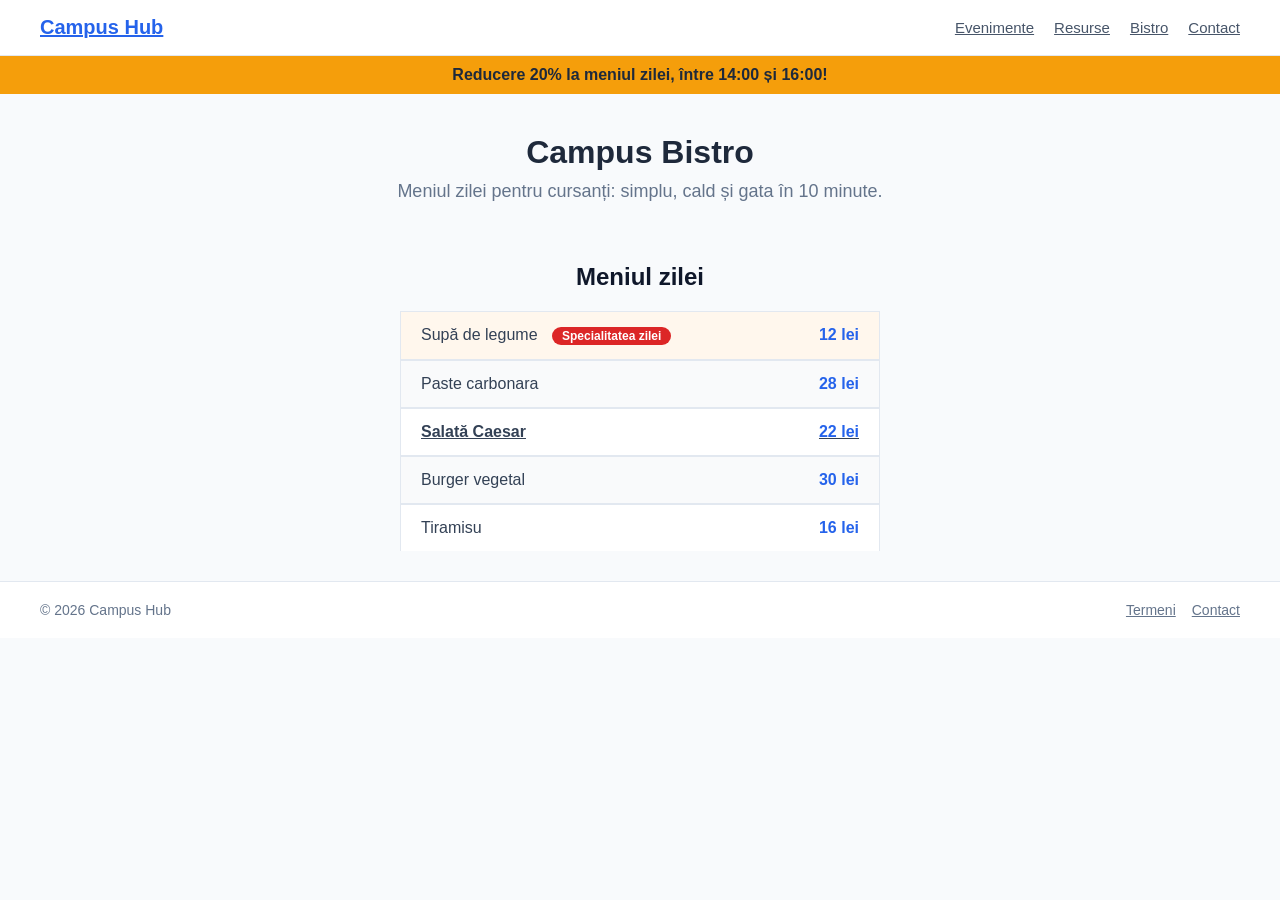
<file: bistro/bistro.html>
<!doctype html>
<html lang="ro">
  <head>
    <meta charset="UTF-8" />
    <meta name="viewport" content="width=device-width, initial-scale=1.0" />
    <title>Campus Bistro</title>

    <link rel="stylesheet" href="../style.css" />
    <link rel="stylesheet" href="bistro.css" />
    <link rel="stylesheet" href="../variabile.css" />
  </head>

  <body>
    <header class="header">
      <a class="logo" href="../index.html">Campus Hub</a>

      <nav class="nav-list">
        <a href="../index.html">Evenimente</a>
        <a href="../index.html">Resurse</a>
        <a href="bistro.html">Bistro</a>
        <a href="#">Contact</a>
      </nav>
    </header>

    <!-- Exercițiul 8: decomentează bannerul de reducere -->
    <div class="announcement-banner">
      Reducere 20% la meniul zilei, între 14:00 și 16:00!
    </div>

    <section class="bistro-section">
      <h1 class="bistro-title">Campus Bistro</h1>

      <p class="bistro-subtitle">
        Meniul zilei pentru cursanți: simplu, cald și gata în 10 minute.
      </p>

      <hr class="separator" />

      <h2>Meniul zilei</h2>

      <ul class="menu-list">
        <li class="menu-item">
          <span>
            Supă de legume
            <!-- Exercițiul 7: decomentează insigna -->
            <span class="item-badge">Specialitatea zilei</span>
          </span>
          <span class="price">12 lei</span>
        </li>
        <li class="menu-item">
          <span>Paste carbonara</span>
          <span class="price">28 lei</span>
        </li>
        <li class="menu-item">
          <span>Salată Caesar</span>
          <span class="price">22 lei</span>
        </li>
        <li class="menu-item">
          <span>Burger vegetal</span>
          <span class="price">30 lei</span>
        </li>
        <li class="menu-item">
          <span>Tiramisu</span>
          <span class="price">16 lei</span>
        </li>
      </ul>
    </section>

    <footer class="footer">
      <span>© 2026 Campus Hub</span>

      <nav class="footer-links">
        <a href="#">Termeni</a>
        <a href="#">Contact</a>
      </nav>
    </footer>
  </body>
</html>
</file>
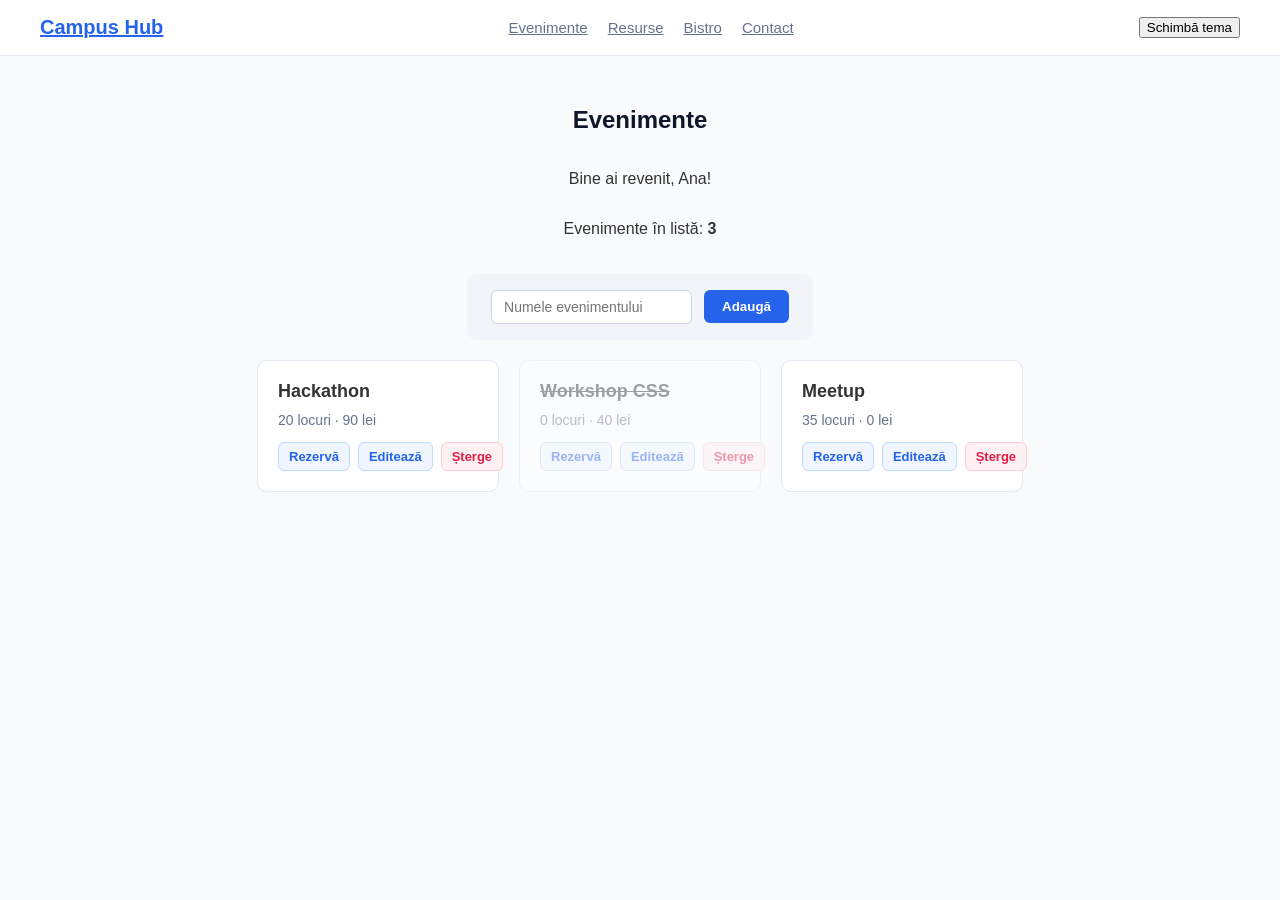
<file: evenimente/evenimente.html>
<!doctype html>
<html lang="ro">
  <head>
    <meta charset="UTF-8" />
    <meta name="viewport" content="width=device-width, initial-scale=1.0" />
    <title>Campus Hub · Evenimente</title>

    <link rel="stylesheet" href="../style.css" />
    <link rel="stylesheet" href="evenimente.css" />
    <script defer src="../js/sesiunea-19.js"></script>
  </head>

  <body>
    <header class="header">
      <a class="logo" href="../index.html">Campus Hub</a>

      <nav class="nav-list">
        <a href="evenimente.html">Evenimente</a>
        <a href="../index.html">Resurse</a>
        <a href="../bistro/bistro.html">Bistro</a>
        <a href="#">Contact</a>
      </nav>
      <button id="buton-tema" type="button">Schimbă tema</button>
    </header>

    <section class="evenimente">
      <h2 id="titlu">Evenimente</h2>

      <p id="descriere">Ce se întâmplă în Campus Hub luna aceasta.</p>

      <p>Evenimente în listă: <strong id="contor">3</strong></p>

      <!-- Sesiunea 18: câmpul și butonul de adăugare. Acum doar stau aici; în sesiunea 18 le legăm cu click. -->
      <div class="signup-form">
        <input
          class="form-input"
          id="input-eveniment"
          type="text"
          placeholder="Numele evenimentului"
        />
        <button class="btn-submit" id="buton-adauga" type="button">
          Adaugă
        </button>
      </div>

      <!-- Sesiunea 18: fiecare card primește la bază două butoane. Stilurile lor sunt deja în evenimente.css.
      <div class="card-actions">
        <button class="btn-edit" type="button">Editează</button>
        <button class="btn-delete" type="button">Șterge</button>
      </div>
    -->

      <div class="card-container" id="lista-evenimente">
        <!-- <div class="card">
          <h3>Hackathon</h3>
          <p>20 locuri · 90 lei</p>
        </div>

        <div class="card">
          <h3>Workshop CSS</h3>
          <p>0 locuri · 40 lei</p>
        </div>

        <div class="card">
          <h3>Meetup</h3>
          <p>35 locuri · 0 lei</p>
        </div>-->
      </div>
    </section>
  </body>
</html>
</file>
<file: style.css>
/* Stiluri Generale */
body {
  font-family: "Segoe UI", Tahoma, Geneva, Verdana, sans-serif;
  color: #333333;
  background-color: #f8fafc;
  margin: 0;
  padding: 0;
}

/* Header & Navigare */
.header {
  display: flex;
  justify-content: space-between;
  align-items: center;
  background-color: #ffffff;
  padding: 16px 40px;
  border-bottom: 1px solid #e2e8f0;

  position: sticky;
  top: 0;
  z-index: 10;
}

.logo {
  font-size: 20px;
  font-weight: 700;
  color: #2563eb;
}

.nav-list {
  display: flex;
  gap: 20px;
  align-items: center;
}

.nav-list a {
  color: #475569;
  font-size: 15px;
  font-weight: 500;
}

a {
  color: #2563eb;
}

/* Secțiuni și Separatore */
section {
  padding: 30px 40px;
  display: flex;
  flex-direction: column;
  align-items: center;
}

.separator {
  border: 0;
  border-top: 1px solid #e2e8f0;
  margin: 20px 40px;
}

/* Secțiunea Hero / Principală */
.hero-section {
  background-color: #ffffff;
  border-bottom: 1px solid #e2e8f0;
}

.hero-title {
  font-size: 2rem;
  font-weight: 700;
  color: #1e293b;
  margin: 10px 0;
}

/* Diferența dintre pseudo-clasă și pseudo-element:
   - pseudo-clasa (:hover) stilizează elementul existent într-o anumită stare
     (ex. când mouse-ul este deasupra lui);
   - pseudo-elementul (::after) creează o parte nouă, virtuală, a elementului
     (ex. un emoji adăugat după text, care nu există în HTML). */

/* Pseudo-clasă: la hover se schimbă culoarea */
.hero-title:hover {
  color: #2563eb;
}

/* Pseudo-element: emoji după titlu */
.hero-title::after {
  content: " 🎓";
}

.hero-subtitle {
  font-size: 1.125rem;
  text-align: center;
  font-weight: 400;
  color: #64748b;
  margin: 0 0 20px 0;
}

.hero-img {
  width: 250px;
  max-width: 100%;
  border-radius: 12px;
  margin: 15px 0;

  top: 100px;
}

.btn-link {
  display: flex;
  align-items: center;
  justify-content: center;
  background-color: #eff6ff;
  color: #2563eb;
  padding: 10px 20px;
  border-radius: 8px;
  font-weight: 600;
  margin: 15px 0;
}

/* Liste de informații */
.info-list {
  display: flex;
  gap: 25px;
  padding: 0;
  margin: 20px 0;
}

.info-list li {
  display: flex;
  align-items: center;
  gap: 8px;
  color: #475569;
  font-weight: 500;
}

/* Formular înscriere */
.signup-form {
  display: flex;
  align-items: center;
  gap: 12px;
  background-color: #f1f5f9;
  padding: 16px 24px;
  border-radius: 10px;
  margin: 20px 0;
}

.form-label {
  display: flex;
  align-items: center;
  gap: 10px;
  font-weight: 600;
  color: #334155;
}

.form-input {
  padding: 8px 12px;
  border: 1px solid #cbd5e1;
  border-radius: 6px;
  font-size: 14px;
}

.btn-submit {
  display: flex;
  align-items: center;
  gap: 8px;
  background-color: #2563eb;
  color: #ffffff;
  border: none;
  padding: 9px 18px;
  border-radius: 6px;
  font-weight: 600;
}

/* Tabel */
.schedule-table {
  border-collapse: collapse;
  margin: 20px 0;
  width: 100%;
  max-width: 300px;
  background-color: #ffffff;
  border: 1px solid #e2e8f0;
  border-radius: 8px;
}

.schedule-table th {
  background-color: #f8fafc;
  color: #475569;
  font-weight: 600;
  padding: 12px;
  border-bottom: 1px solid #e2e8f0;
}

.schedule-table td {
  padding: 12px;
  color: #334155;
  border-bottom: 1px solid #f1f5f9;
}

/* Carduri Evenimente */
.evenimente h2,
.resources-section h2 {
  font-size: 24px;
  color: #0f172a;
  margin-bottom: 20px;
}

.card-container {
  display: flex;
  gap: 20px;
  justify-content: center;
  position: relative;
}

.card {
  background-color: #ffffff;
  border: 1px solid #e2e8f0;
  border-radius: 10px;
  padding: 20px;
  width: 200px;
  display: flex;
  flex-direction: column;
  gap: 10px;
  position: relative;
}

/* Tema sesiunii 7: transition pe .card (nu pe :hover), ca să meargă și la întoarcere */
.card {
  transition:
    box-shadow 0.3s ease,
    top 0.3s ease;
}

.card:hover {
  position: relative;
  top: -14px;
  box-shadow: 0 10px 24px blue;
}

#card-active {
  background-color: #1ef23a;
  right: 14px;
  z-index: 3;
}

.card-nou {
  color: white;
  padding: 2px 4px;
  border-radius: 5px;
  background-color: #fc397d;

  position: absolute;
  right: -5px;
  z-index: 2;
  /* top: -5; */
}

/* .card */

.card h3 {
  margin: 0;
  font-size: 18px;
  color: #1e293b;
  display: flex;
  align-items: center;
  gap: 8px;
}

.card p {
  margin: 0;
  color: #64748b;
  font-size: 14px;
}

.data {
  color: #2563eb;
  font-weight: 700;
}

/* Secțiunea Resurse */
.resource-description {
  color: #475569;
  max-width: 600px;
  margin-bottom: 15px;
}

code {
  background-color: #e2e8f0;
  padding: 2px 6px;
  border-radius: 4px;
  font-size: 14px;
}

.resources-list {
  display: flex;
  flex-direction: column;
  gap: 10px;
  margin-bottom: 25px;
}

.resources-list li {
  color: #334155;
}

.video-embed {
  width: 100%;
  max-width: 560px;
  height: auto;
  aspect-ratio: 16 / 9;
  border-radius: 12px;
  border: 1px solid #e2e8f0;
}

/* Footer */
.footer {
  display: flex;
  justify-content: space-between;
  align-items: center;
  background-color: #ffffff;
  padding: 20px 40px;
  border-top: 1px solid #e2e8f0;
  color: #64748b;
  font-size: 14px;
}

.footer-links {
  display: flex;
  gap: 16px;
}

.footer-links a {
  color: #64748b;
  font-weight: 500;
}

.chat-wid {
  position: fixed;
  right: 50px;
  bottom: 50px;
}

/* min-width =  */
/* width = doar daca ecranul === width */
/* max-width = de la 0 pana la max */

@media (max-width: 768px) {
  .header {
    padding: 12px 20px;
  }

  .nav-list {
    gap: 12px;
  }

  section {
    padding: 24px 20px;
  }

  .hero-title {
    font-size: 1.5rem;
    text-align: center;
  }

  .info-list {
    flex-direction: column;
    align-items: flex-start;
    gap: 12px;
  }

  .signup-form {
    flex-direction: column;
    align-items: stretch;
  }

  .form-label {
    flex-direction: column;
    align-items: flex-start;
  }

  .form-input,
  .btn-submit {
    box-sizing: border-box;
    width: 100%;
  }

  .btn-submit {
    justify-content: center;
  }

  .card-container {
    flex-direction: column;
    width: 100%;
  }

  .card {
    width: 100%;
    box-sizing: border-box;
  }

  .footer {
    flex-direction: column;
    gap: 12px;
  }

  .chat-wid {
    right: 20px;
    bottom: 20px;
  }
}

/* ==========================================================================
   Tema sesiunii 7: Campus Hub prinde viață
   ========================================================================== */

/* Rânduri alternate în agenda evenimentului */
.schedule-table tbody tr:nth-child(even) {
  background-color: #f8fafc;
}

/* Badge-ul „Nou” pulsează (doar cel din card, nu și butonul de chat) */
@keyframes pulse {
  0% {
    opacity: 1;
  }
  50% {
    opacity: 0.4;
  }
  100% {
    opacity: 1;
  }
}

.card .card-nou {
  animation: pulse 1.5s ease infinite;
}
</file>
<file: bistro/bistro.css>
/* Campus Bistro — stilurile paginii (restul vine din style.css) */
.bistro-section h2 {
  font-size: 24px;
  color: #0f172a;
  margin-bottom: 20px;
}

.bistro-title {
  font-size: 2rem;
  font-weight: 700;
  color: #1e293b;
  margin: 10px 0;
}

.bistro-subtitle {
  font-size: 1.125rem;
  color: #64748b;
  text-align: center;
  margin: 0;
}

.menu-list {
  list-style: none;
  padding: 0;
  margin: 0;
  width: 100%;
  max-width: 480px;
}

.menu-item {
  display: flex;
  justify-content: space-between;
  align-items: center;
  gap: 16px;
  background-color: #ffffff;
  border: 1px solid #e2e8f0;
  padding: 14px 20px;
  color: #334155;
}

.price {
  color: #2563eb;
  font-weight: 700;
}

/* Hover pe rânduri (specificitate mai mare, ca să meargă și peste :nth-child) */
.menu-list .menu-item:hover {
  background-color: #eff6ff;
}

/* Insigna din Exercițiul 7 */
.item-badge {
  display: inline-block;
  margin-left: 10px;
  padding: 2px 10px;
  border-radius: 999px;
  background-color: #dc2626;
  color: #ffffff;
  font-size: 12px;
  font-weight: 700;
}

/* Bannerul din Exercițiul 8 */
.announcement-banner {
  background-color: #f59e0b;
  color: #1e293b;
  text-align: center;
  font-weight: 700;
  padding: 10px 20px;
}

/* ==========================================================================
   EXERCIȚIILE DE AZI. Scrii codul sub fiecare titlu, în acest fișier.
   ========================================================================== */

/* ===== Exercițiul 1 · GHIDAT · 3 min · Primul și ultimul rând =====
   CE FACI: dă primului preparat un fundal crem (#fff7ed) și scoate linia de
   jos de la ultimul preparat. Nu atingi HTML-ul.
   E GATA CÂND:
   [x] Supă de legume are fundal crem
   [x] Tiramisu nu mai are linie sub el
   [x] Nu ai adăugat nicio clasă în HTML
   INDICIU: două reguli noi, una cu :first-child, una cu :last-child. */

.menu-item:first-child {
  background-color: #fff7ed;
}

.menu-item:last-child {
  border-bottom: none;
}

/* ===== Exercițiul 2 · SINGUR · 3 min · Rânduri alternate =====
   CE FACI: dă rândurilor pare un fundal gri deschis (#f9fafb), iar rândului
   al 3-lea text bold și subliniat (text-decoration).
   E GATA CÂND:
   [ ] Rândurile 2 și 4 au fundal gri
   [ ] Salată Caesar e bold și subliniată
   [ ] Primul rând a rămas crem (de la Ex. 1)
   INDICIU: :nth-child(even) și :nth-child(3), lipite de paranteze. */
.menu-item:nth-child(even) {
  background-color: #f9fafb;
}

.menu-item:nth-child(3) {
  font-weight: bold;
  text-decoration: underline;
}
/* ===== Exercițiul 3 · GHIDAT · 4 min · Albastrul, scris o singură dată =====
   CE FACI: logo-ul și prețurile folosesc același albastru, #2563eb, scris
   direct în CSS. Scoate-l într-o variabilă --color-primary (în :root) și
   folosește-o în ambele locuri.
   E GATA CÂND:
   [x] Logo-ul și prețurile folosesc var(--color-primary)
   [x] Pagina arată la fel ca înainte
   [x] Schimbi --color-primary în :root și se schimbă ambele locuri
   INDICIU: în :root scrii --color-primary: #2563eb; apoi la .logo și .price
   înlocuiești #2563eb cu var(--color-primary). */

.logo,
.price {
  color: var(--color-primary);
}

/* .price {
  color: var(--color-primary);
} */

/* ===== Exercițiul 4 · SINGUR · 5 min · Tema de noapte =====
   CE FACI: pornești de la :root din Ex. 3. Adaugă --bg, --text și --row-alt,
   folosește-le la body și la rândurile pare (:nth-child(even) din Ex. 2),
   apoi pune valorile de noapte.
   E GATA CÂND:
   [ ] Pagina are fundal închis și text deschis
   [ ] Rândurile pare sunt gri închis, se citesc bine
   [ ] Schimbi valorile în :root și tema se schimbă dintr-un loc
   INDICIU: noapte = --bg #111827, --text #f9fafb, --row-alt #374151. */
/* body {
  background-color: var(--bg);
  color: var(--text);
}

.menu-item:nth-child(even) {
  background-color: var(--row-alt);
} */

/* ===== Exercițiul 5 · GHIDAT · 3 min · Rândul se schimbă lin la hover =====
   CE FACI: la hover, rândul din meniu își schimbă fundalul brusc (regula
   .menu-list .menu-item:hover de mai sus). Adaugă transition pe .menu-item
   (nu pe :hover), ca schimbarea să dureze 0.3 secunde.
   E GATA CÂND:
   [ ] Treci cu mouse-ul peste un rând: culoarea alunecă, nu sare
   [ ] Mouse-ul pleacă și culoarea revine tot lin
   [ ] transition e pe .menu-item, nu pe :hover
   INDICIU: proprietatea care se schimbă e background-color. */
.menu-item {
  transition: all 0.3s ease;
}

/* ===== Exercițiul 6 · SINGUR · 3 min · Linkurile din meniu, la fel de line =====
   CE FACI: linkurile din meniu (.nav-list a) să devină albastre (#2563eb) la
   hover, iar schimbarea să dureze 0.3 secunde, lin la intrare și la ieșire.
   E GATA CÂND:
   [x] Treci cu mouse-ul peste un link: culoarea alunecă spre albastru
   [x] Mouse-ul pleacă și culoarea revine lin
   [x] transition e pe .nav-list a, nu pe :hover
   INDICIU: două reguli: .nav-list a (cu transition) și .nav-list a:hover. */

.nav-list a:hover {
  color: #2563eb;
}

.nav-list a {
  transition: color 0.3s ease;
}

/* ===== Exercițiul 7 · GHIDAT · 5 min · Insigna „Specialitatea zilei” pulsează =====
   CE FACI: decomentează insigna în bistro.html. Creează animația pulse cu
   @keyframes: insigna începe complet vizibilă, se estompează la mijloc și
   revine. Apoi atașează animația pe .item-badge.
   E GATA CÂND:
   [ ] Insigna pulsează singură, fără mouse
   [ ] Pulsul se repetă la nesfârșit
   [ ] Numele din animation e același cu cel din @keyframes
   INDICIU: 0%, 50% și 100% cu opacity (1 = vizibil, 0.3 = estompat), apoi
   animation: pulse 1.5s ease infinite; pe .item-badge. */

@keyframes pulse {
  0% {
    opacity: 1;
    width: 200px;
  }

  50% {
    opacity: 0.2;
    width: 100px;
  }

  100% {
    opacity: 1;
    width: 200px;
  }
}

.item-badge {
  animation: pulse 1.5s ease infinite;
}

/* ===== Exercițiul 8 · SINGUR · 5 min · Bannerul își schimbă culoarea =====
   CE FACI: decomentează bannerul în bistro.html. Fă-l să treacă lin de la
   galben la portocaliu și înapoi, singur, la nesfârșit.
   E GATA CÂND:
   [ ] Bannerul își schimbă culoarea singur, fără mouse
   [ ] La 100% revine la galbenul de la 0% (#f59e0b)
   [ ] Numele din animation e același cu cel din @keyframes
   INDICIU: același tipar ca la insignă, dar schimbi background-color:
   #f59e0b → #ea580c → #f59e0b, cu animation: nume 3s ease infinite; */

@keyframes banner-pulse {
  0% {
    background-color: #f59e0b;
  }

  50% {
    background-color: #ea580c;
  }

  100% {
    background-color: #f59e0b;
  }
}

.announcement-banner {
  animation: banner-pulse 1.5s ease infinite;
}
</file>
<file: variabile.css>
:root {
  --color-primary: #2563eb;
  --bg: #111827;
  --text: #f9fafb;
  --row-alt: #374151;
}
</file>
<file: evenimente/evenimente.css>
/* Campus Hub · pagina Evenimente
   Aspectul de bază (antet, carduri, câmp, buton) vine din ../style.css.
   Aici sunt doar regulile care nu există acolo. */

/* Cardurile adăugate de JavaScript trec pe rândul următor, nu ies din pagină */
.card-container {
  flex-wrap: wrap;
}

/* Clase pe care JavaScript le pune și le scoate cu classList (sesiunea 17) */
.epuizat {
  opacity: 0.45;
}

.epuizat h3 {
  text-decoration: line-through;
}

.recomandat {
  border: 2px solid #fc397d;
}

/* ==========================================================================
   Pregătit pentru sesiunea 18: butoanele de pe carduri.
   Câmpul și butonul „Adaugă” folosesc clasele din style.css:
   .signup-form, .form-input, .btn-submit.
   ========================================================================== */

/* Rândul cu butoanele Editează și Șterge, la baza cardului */
.card-actions {
  display: flex;
  gap: 8px;
  margin-top: 4px;
}

.btn-edit,
.btn-delete {
  flex: 1;
  padding: 6px 10px;
  border-radius: 6px;
  font-size: 13px;
  font-weight: 600;
  cursor: pointer;
}

.btn-edit {
  background-color: #eff6ff;
  color: #2563eb;
  border: 1px solid #bfdbfe;
}

.btn-delete {
  background-color: #fff1f2;
  color: #e11d48;
  border: 1px solid #fecdd3;
}

/* Câmpul care apare în card când editezi un eveniment */
.card-input {
  padding: 6px 10px;
  border: 1px solid #cbd5e1;
  border-radius: 6px;
  font-size: 14px;
}
:root {
  --fundal: #f8fafc;
  --text: #333333;
  --suprafata: #ffffff;
  --text-secundar: #64748b;
  --bordura: #e2e8f0;
}

body.intunecat {
  --fundal: #111827;
  --text: #f9fafb;
  --suprafata: #1f2937;
  --text-secundar: #cbd5e1;
  --bordura: #374151;
}

body {
  background-color: var(--fundal);
  color: var(--text);
}

.header,
.card {
  background-color: var(--suprafata);
  color: var(--text);
  border-color: var(--bordura);
}

.card h3 {
  color: var(--text);
}

.card p,
.nav-list a {
  color: var(--text-secundar);
}
</file>
